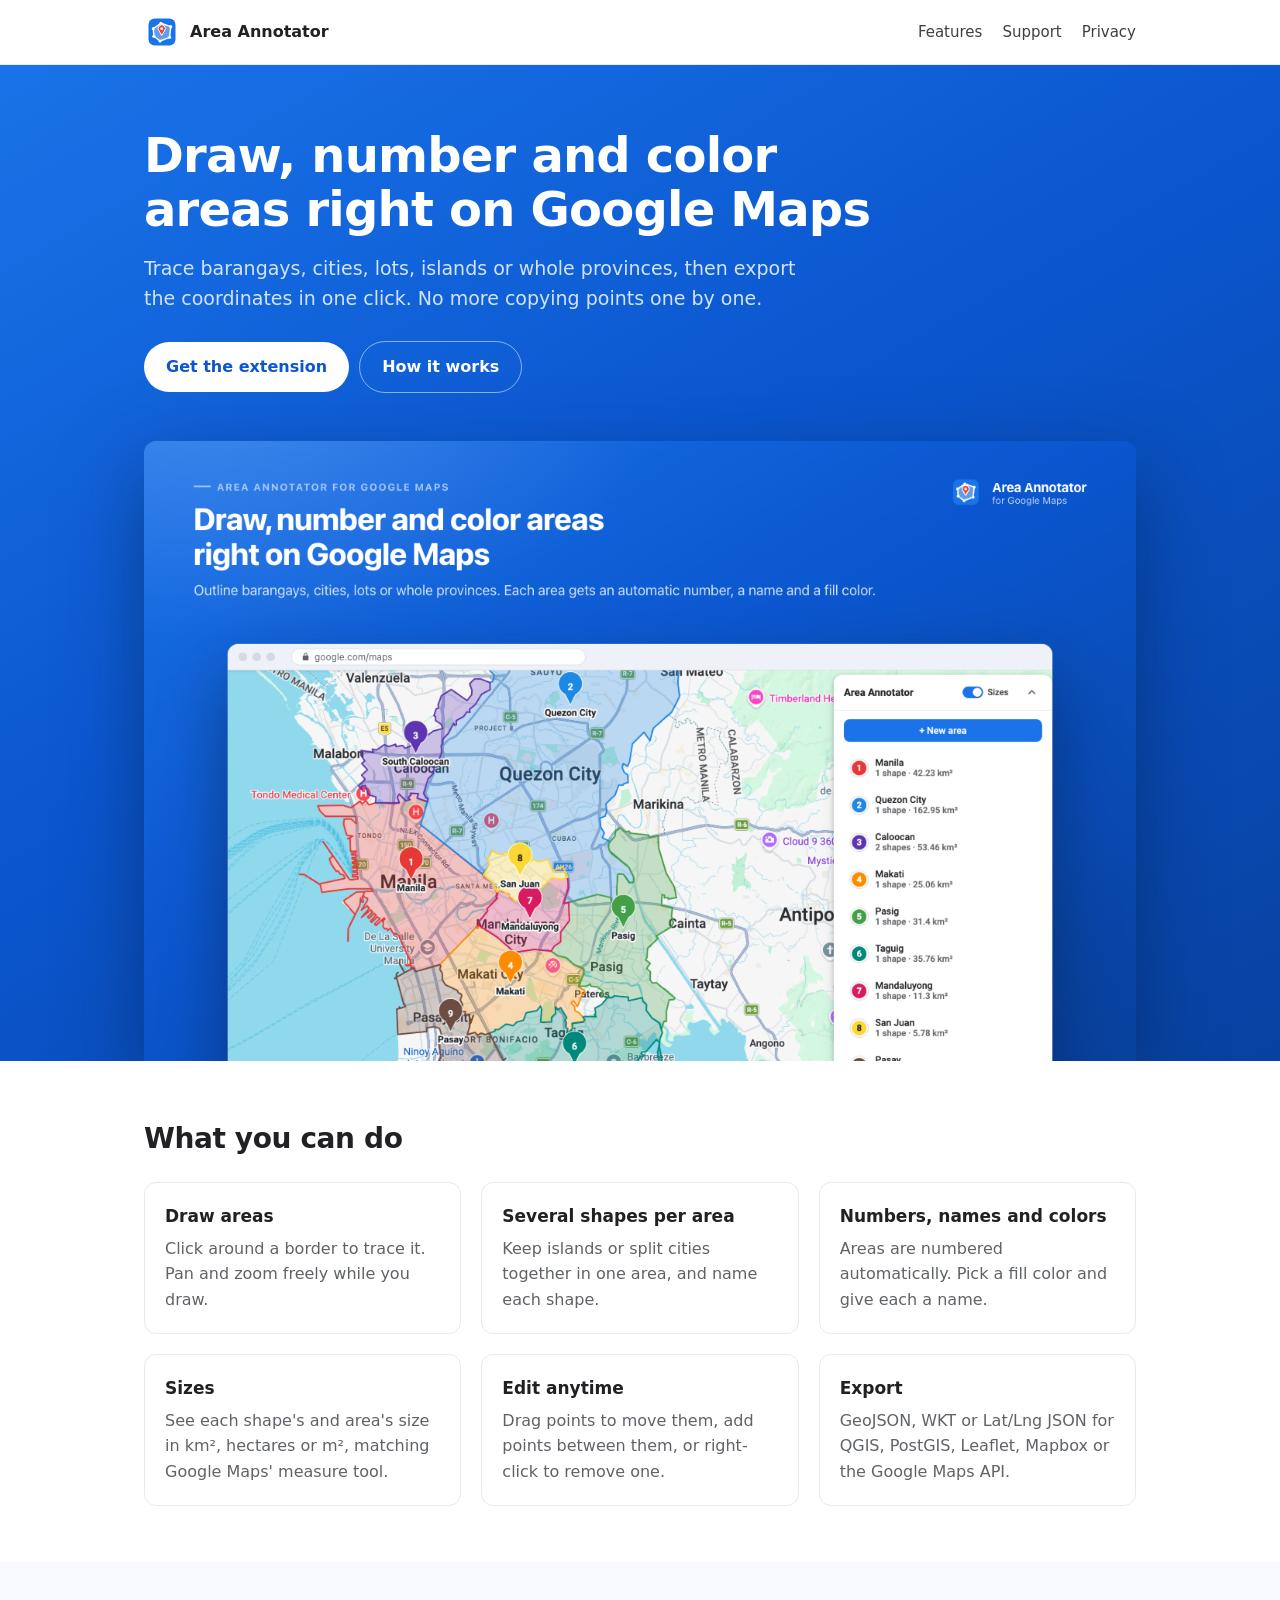
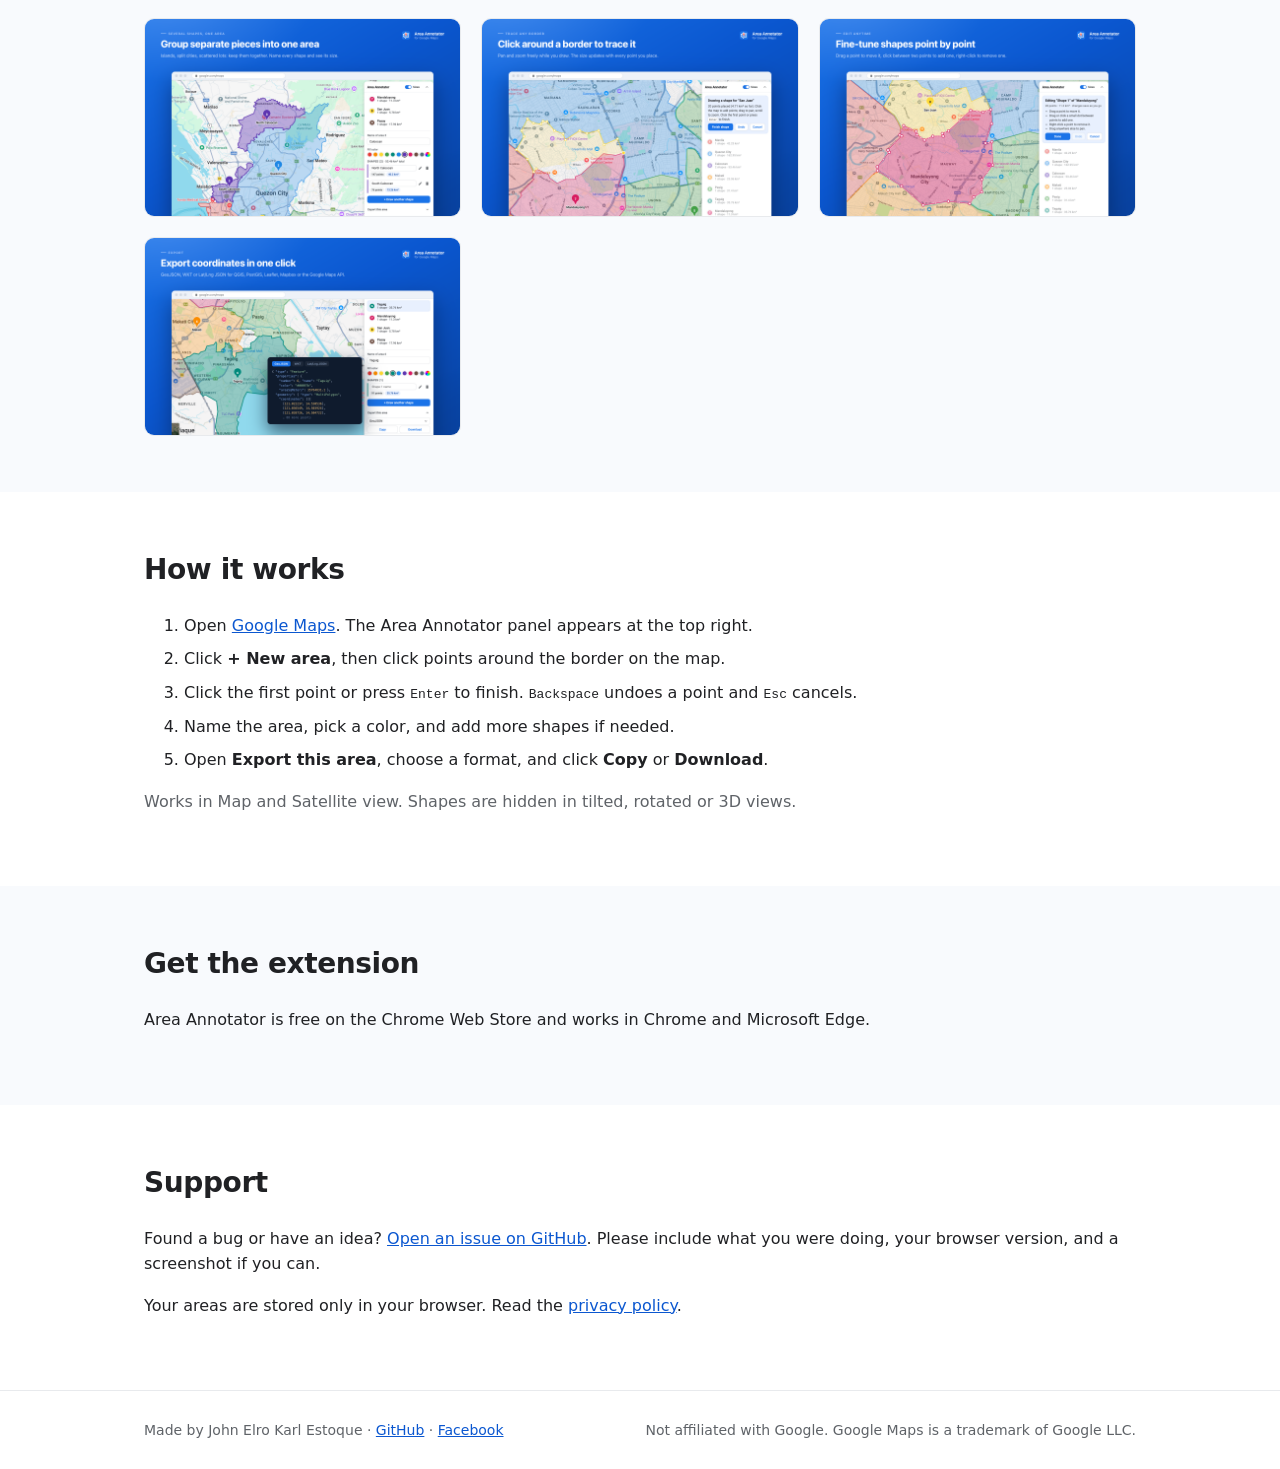
<file: index.html>
<!doctype html>
<html lang="en">
<head>
<meta charset="utf-8">
<meta name="viewport" content="width=device-width, initial-scale=1">
<title>Area Annotator for Google Maps</title>
<meta name="description" content="A Chrome extension to draw numbered, colored polygon areas on Google Maps and export their coordinates as GeoJSON, WKT or Lat/Lng JSON.">
<link rel="icon" href="images/icon.svg">
<link rel="stylesheet" href="style.css">
</head>
<body>
<header class="top"><div class="wrap">
  <a class="logo" href="./"><img src="images/icon.svg" alt="">Area Annotator</a>
  <nav><a href="#features">Features</a><a href="#support">Support</a><a href="privacy.html">Privacy</a></nav>
</div></header>

<main>
<div class="hero"><div class="wrap">
  <h1>Draw, number and color areas right on Google Maps</h1>
  <p>Trace barangays, cities, lots, islands or whole provinces, then export the coordinates in one click. No more copying points one by one.</p>
  <a class="btn" href="#install">Get the extension</a><a class="btn ghost" href="#how">How it works</a>
  <img class="shot" src="images/screenshot-1.png" width="1280" height="800" alt="Metro Manila cities drawn as numbered, colored areas on Google Maps, with the Area Annotator panel listing each city and its size">
</div></div>

<section id="features"><div class="wrap">
  <h2>What you can do</h2>
  <div class="grid">
    <div class="card"><h3>Draw areas</h3><p>Click around a border to trace it. Pan and zoom freely while you draw.</p></div>
    <div class="card"><h3>Several shapes per area</h3><p>Keep islands or split cities together in one area, and name each shape.</p></div>
    <div class="card"><h3>Numbers, names and colors</h3><p>Areas are numbered automatically. Pick a fill color and give each a name.</p></div>
    <div class="card"><h3>Sizes</h3><p>See each shape's and area's size in km², hectares or m², matching Google Maps' measure tool.</p></div>
    <div class="card"><h3>Edit anytime</h3><p>Drag points to move them, add points between them, or right-click to remove one.</p></div>
    <div class="card"><h3>Export</h3><p>GeoJSON, WKT or Lat/Lng JSON for QGIS, PostGIS, Leaflet, Mapbox or the Google Maps API.</p></div>
  </div>
</div></section>

<section class="gallery" style="background:#f8fafd"><div class="wrap">
  <div class="grid">
    <img src="images/screenshot-2.png" width="1280" height="800" loading="lazy" alt="Caloocan as one area made of two named shapes, North and South Caloocan, with their sizes">
    <img src="images/screenshot-3.png" width="1280" height="800" loading="lazy" alt="Tracing the border of San Juan point by point">
    <img src="images/screenshot-4.png" width="1280" height="800" loading="lazy" alt="Editing the points of Mandaluyong">
    <img src="images/screenshot-5.png" width="1280" height="800" loading="lazy" alt="Exporting Taguig as GeoJSON">
  </div>
</div></section>

<section id="how"><div class="wrap">
  <h2>How it works</h2>
  <ol>
    <li>Open <a href="https://www.google.com/maps">Google Maps</a>. The Area Annotator panel appears at the top right.</li>
    <li>Click <strong>+ New area</strong>, then click points around the border on the map.</li>
    <li>Click the first point or press <kbd>Enter</kbd> to finish. <kbd>Backspace</kbd> undoes a point and <kbd>Esc</kbd> cancels.</li>
    <li>Name the area, pick a color, and add more shapes if needed.</li>
    <li>Open <strong>Export this area</strong>, choose a format, and click <strong>Copy</strong> or <strong>Download</strong>.</li>
  </ol>
  <p class="muted">Works in Map and Satellite view. Shapes are hidden in tilted, rotated or 3D views.</p>
</div></section>

<section id="install" style="background:#f8fafd"><div class="wrap">
  <h2>Get the extension</h2>
  <p>Area Annotator is free on the Chrome Web Store and works in Chrome and Microsoft Edge.</p>
</div></section>

<section id="support"><div class="wrap">
  <h2>Support</h2>
  <p>Found a bug or have an idea? <a href="https://github.com/johnelro/area-annotator/issues">Open an issue on GitHub</a>. Please include what you were doing, your browser version, and a screenshot if you can.</p>
  <p>Your areas are stored only in your browser. Read the <a href="privacy.html">privacy policy</a>.</p>
</div></section>
</main>

<footer><div class="wrap">
  <span>Made by John Elro Karl Estoque · <a href="https://github.com/johnelro">GitHub</a> · <a href="https://www.facebook.com/john.elro.karl.estoque">Facebook</a></span>
  <span>Not affiliated with Google. Google Maps is a trademark of Google LLC.</span>
</div></footer>
</body>
</html>
</file>
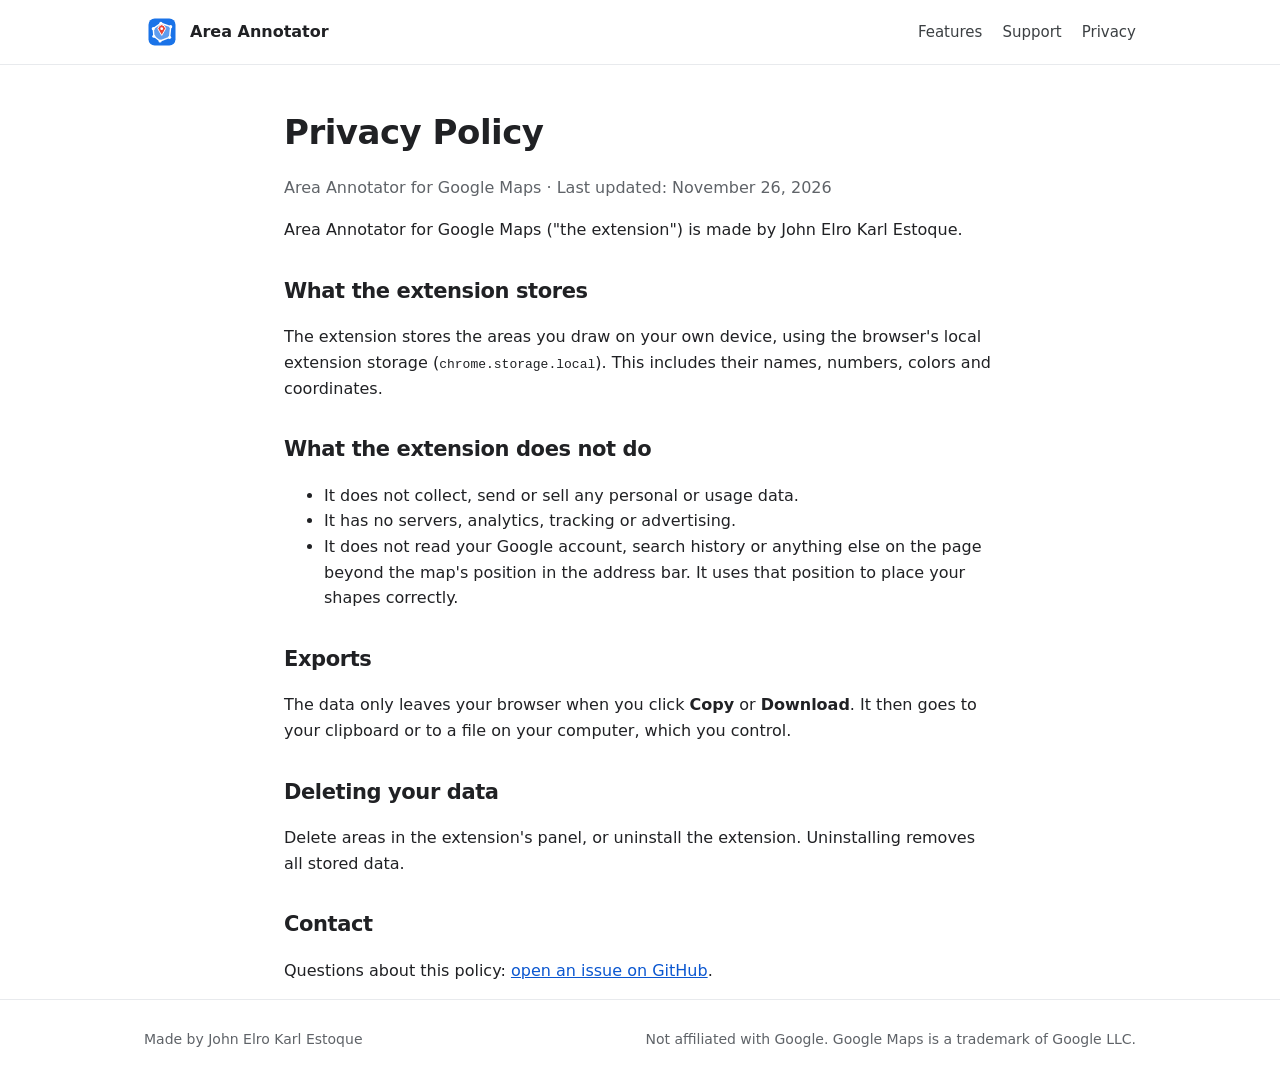
<file: privacy.html>
<!doctype html>
<html lang="en">
<head>
<meta charset="utf-8">
<meta name="viewport" content="width=device-width, initial-scale=1">
<title>Privacy Policy · Area Annotator for Google Maps</title>
<link rel="icon" href="images/icon.svg">
<link rel="stylesheet" href="style.css">
</head>
<body>
<header class="top"><div class="wrap">
  <a class="logo" href="./"><img src="images/icon.svg" alt="">Area Annotator</a>
  <nav><a href="./#features">Features</a><a href="./#support">Support</a><a href="privacy.html" aria-current="page">Privacy</a></nav>
</div></header>

<main class="wrap doc">
  <h1>Privacy Policy</h1>
  <p class="muted">Area Annotator for Google Maps · Last updated: November 26, 2026</p>

  <p>Area Annotator for Google Maps ("the extension") is made by John Elro Karl Estoque.</p>

  <h2>What the extension stores</h2>
  <p>The extension stores the areas you draw on your own device, using the browser's local extension storage (<code>chrome.storage.local</code>). This includes their names, numbers, colors and coordinates.</p>

  <h2>What the extension does not do</h2>
  <ul>
    <li>It does not collect, send or sell any personal or usage data.</li>
    <li>It has no servers, analytics, tracking or advertising.</li>
    <li>It does not read your Google account, search history or anything else on the page beyond the map's position in the address bar. It uses that position to place your shapes correctly.</li>
  </ul>

  <h2>Exports</h2>
  <p>The data only leaves your browser when you click <strong>Copy</strong> or <strong>Download</strong>. It then goes to your clipboard or to a file on your computer, which you control.</p>

  <h2>Deleting your data</h2>
  <p>Delete areas in the extension's panel, or uninstall the extension. Uninstalling removes all stored data.</p>

  <h2>Contact</h2>
  <p>Questions about this policy: <a href="https://github.com/johnelro/area-annotator/issues">open an issue on GitHub</a>.</p>
</main>

<footer><div class="wrap">
  <span>Made by John Elro Karl Estoque</span>
  <span>Not affiliated with Google. Google Maps is a trademark of Google LLC.</span>
</div></footer>
</body>
</html>
</file>
<file: style.css>
* { box-sizing: border-box; }
html { -webkit-text-size-adjust: 100%; }
body { margin: 0; font-family: -apple-system, system-ui, "Segoe UI", Roboto, sans-serif; color: #202124; line-height: 1.6; background: #fff; }
a { color: #0b57d0; }
a:focus-visible { outline: 2px solid #0b57d0; outline-offset: 2px; border-radius: 4px; }
.wrap { max-width: 1040px; margin: 0 auto; padding: 0 24px; }
header.top { border-bottom: 1px solid #e8eaed; }
header.top .wrap { display: flex; align-items: center; justify-content: space-between; gap: 16px; height: 64px; }
.logo { display: flex; align-items: center; gap: 10px; font-weight: 700; color: #202124; text-decoration: none; }
.logo img { width: 36px; height: 36px; }
nav a { margin-left: 20px; color: #3c4043; text-decoration: none; font-size: 15px; }
nav a:hover { color: #0b57d0; }
.hero { background: linear-gradient(150deg, #1a73e8 0%, #0b57d0 45%, #0842a0 100%); color: #fff; padding: 64px 0 0; overflow: hidden; }
.hero h1 { font-size: clamp(32px, 5vw, 48px); line-height: 1.12; letter-spacing: -.8px; margin: 0 0 16px; max-width: 760px; }
.hero p { font-size: 19px; color: #d3e3fd; max-width: 680px; margin: 0 0 28px; }
.btn { display: inline-block; background: #fff; color: #0b57d0; font-weight: 700; padding: 12px 22px; border-radius: 999px; text-decoration: none; }
.btn.ghost { background: transparent; color: #fff; border: 1px solid rgba(255,255,255,.5); margin-left: 10px; }
.hero .shot { margin-top: 48px; border-radius: 12px 12px 0 0; box-shadow: 0 30px 80px rgba(4,30,73,.5); display: block; width: 100%; height: auto; }
section { padding: 56px 0; }
h2 { font-size: 28px; letter-spacing: -.4px; margin: 0 0 20px; }
.grid { display: grid; grid-template-columns: repeat(auto-fit, minmax(280px, 1fr)); gap: 20px; }
.card { border: 1px solid #e8eaed; border-radius: 12px; padding: 20px; }
.card h3 { margin: 0 0 6px; font-size: 17px; }
.card p { margin: 0; color: #5f6368; }
.gallery img { width: 100%; height: auto; border-radius: 10px; border: 1px solid #e8eaed; display: block; }
ol li { margin-bottom: 8px; }
.muted { color: #5f6368; }
footer { border-top: 1px solid #e8eaed; padding: 28px 0; font-size: 14px; color: #5f6368; }
footer .wrap { display: flex; flex-wrap: wrap; gap: 12px 24px; justify-content: space-between; }
.doc { max-width: 760px; }
.doc h1 { font-size: 34px; letter-spacing: -.5px; margin: 40px 0 4px; }
.doc h2 { font-size: 21px; margin: 32px 0 8px; }
@media (max-width: 640px) {
  nav a { margin-left: 14px; font-size: 14px; }
  .btn.ghost { margin: 10px 0 0; }
  section { padding: 40px 0; }
}
</file>
